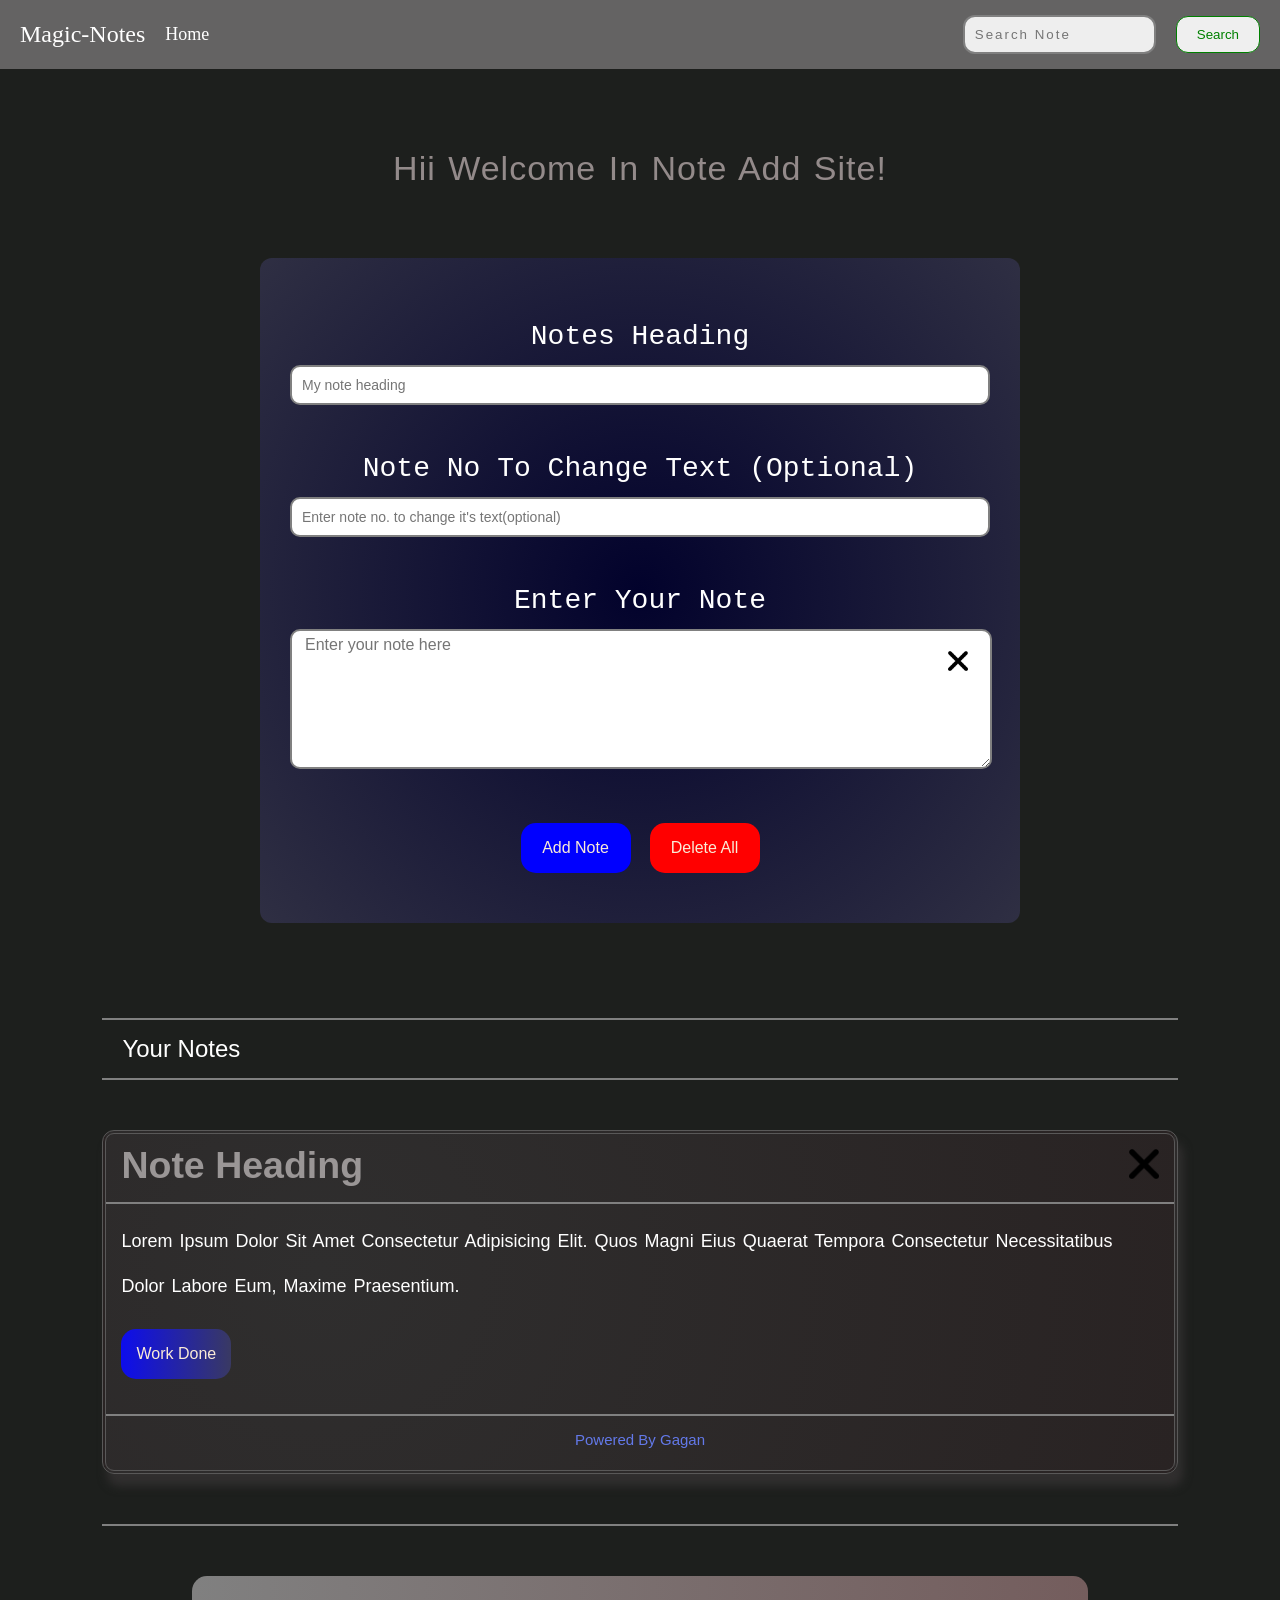
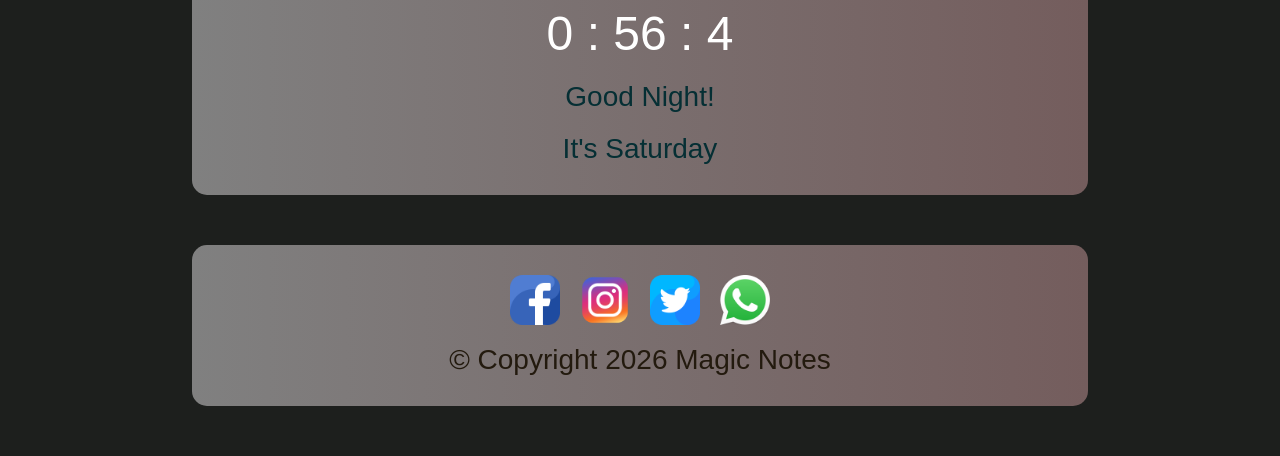
<file: Note-Add/magic-note/index.html>
<!DOCTYPE html>
<html lang="en">

<head>
    <meta charset="UTF-8">
    <meta name="viewport" content="width=device-width, initial-scale=1.0">
    <meta name="description" content="A simple notes app to create, edit, and organize your notes easily. Save ideas, tasks, and important information quickly in one place.">
    <meta name="keywords" content="notes app, add notes, online notes, note taking app">
    <meta name="author" content="Gagandeep">
    <title>Magic-Notes</title>
    <link rel="stylesheet" href="style.css">
    <link rel="stylesheet" href="media.css">
    <link rel="icon" href="icons/note.png">
</head>

<body>
    <div class="navbar">
        <nav class="navbar-body">
            <div class="division-1">
                <ul>
                    <li>Magic-Notes</li>
                    <li>Home</li>
                </ul>
            </div>
            <div class="division-2">
                <ul>
                    <li><input title="search" type="text" name="search" id="search" placeholder="Search Note"></li>
                    <li><button onclick="search_node()">Search</button></li>
                    <li id="drope-down"><img onclick="nav_expand()" src="icons/list.png" alt="dropedown" width="20px" height="20px"></li>
                </ul>
            </div>
        </nav>
    </div>

    <main class="container">
        <div class="inputs">
            <h1 id="main-heading">Hii welcome in note add site!</h1>
            <form class="form" action="" method="post">
                <label for="heading">Notes Heading</label>
                <div class="text">
                    <input title="note heading" type="text" id="heading" name="heading" placeholder="My note heading">
                    <img class="heading-wr" id="heading-wr-1" src="icons/warning.png" alt="warning" height="20px" width="20px">
                </div>
                <label for="change-note">Note no to change text (optional)</label>
                <input title="text change" type="number" id="change-note" name="change-note" placeholder="Enter note no. to change it's text(optional)">
                <label for="note">Enter your note</label>
                <div class="note-text">
                    <textarea title="note" name="note" id="note" rows="7px" placeholder="Enter your note here"></textarea>
                    <img class="heading-wr note-wr" id="note-wr-1" onclick="form_erase(`note`)" src="icons/close.png" alt="erase" width="20px" height="20px">
                    <img class="heading-wr" id="note-wr-2" src="icons/warning.png" alt="warning" height="20px" width="20px">
                </div>

                <div class="buttons">
                    <!-- focus on the type button help us to prevent the site to reload -->
                    <button onclick="addnote()" type="button" id="add-note" class="btn">Add Note</button>
                    <button type="button" id="delete-note" onclick="delete_all_note()" class="btn"> Delete All</button>
                </div>
            </form>
        </div>

        <div class="cards container-lg">
            <div class="line"></div>
            <h2 id="main-heading-2">Your Notes</h2>
            <div class="line"></div>

            <div class="main-cards-container">

            </div>

            <div class="line"></div>
        </div>
    </main>

    <aside class="date-time">
        <h2 id="time">17 : 7 : 4</h2>
        <h3 id="wish">Good afternoon!</h3>
        <h3 id="day">It's Sunday</h3>
    </aside>

    <footer>
        <div class="footer">
            <div class="icons">
                <a href="https://www.instagram.com" target="_blank"><img src="icons/facebook.png" alt="icons" width="50px" height="50px"></a>
                <a href="https://www.facebook.com" target="_blank"><img src="icons/instagram.png" alt="icons" width="50px" height="50px"></a>
                <a href="https://www.twitter.com" target="_blank"><img src="icons/twitter.png" alt="icons" width="50px" height="50px"></a>
                <a href="https://www.whatsapp.com" target="_blank"><img src="icons/whatsapp.png" alt="icons" width="50px" height="50px"></a>
            </div>
            <h1 class="copyright">© Copyright 2026 Magic Notes</h1>
        </div>
    </footer>
    
    <script src="script.js"></script>
</body>
</html>
</file>
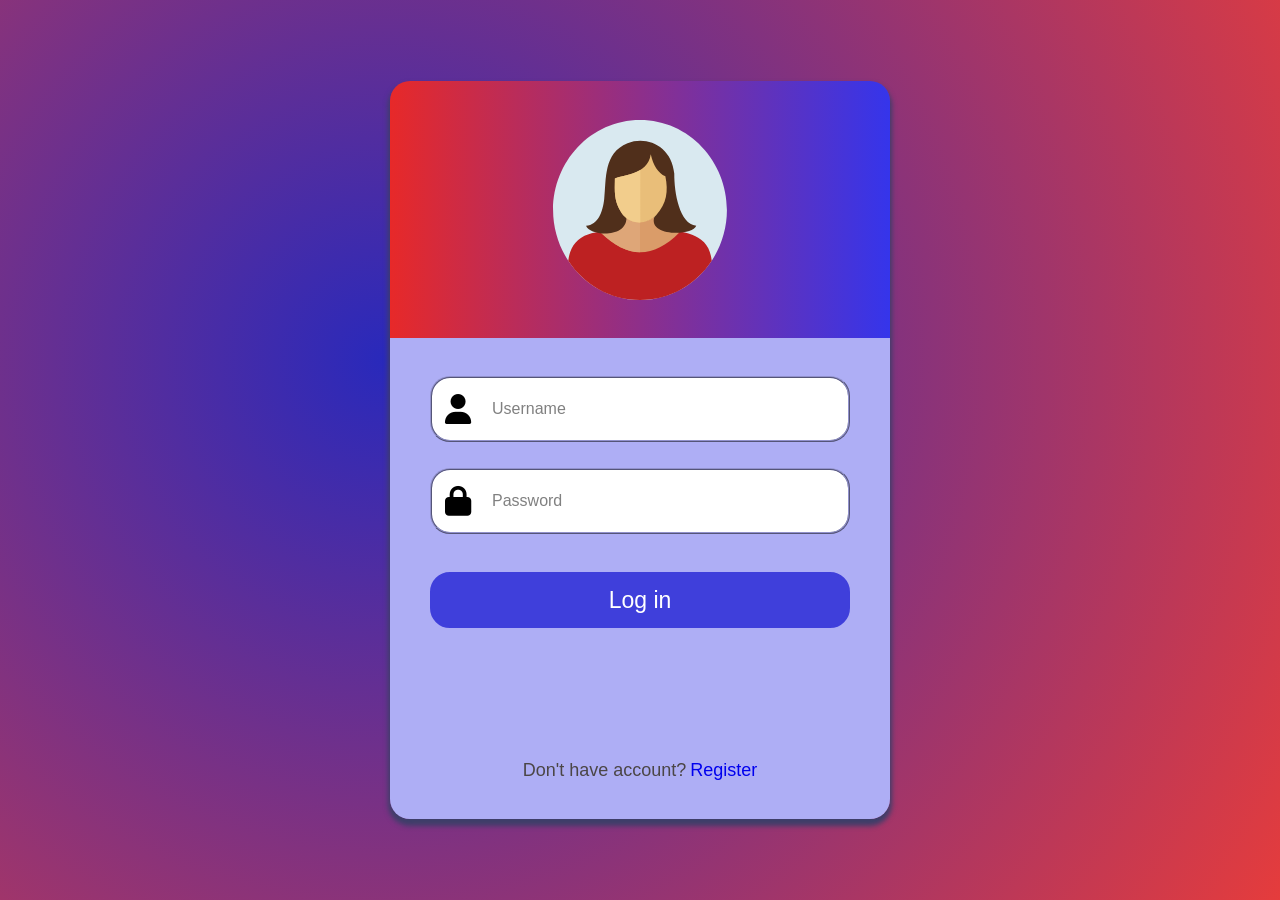
<file: Spotify-Clone/login page/log_in.html>
<!DOCTYPE html>
<html lang="en">
<head>
    <meta charset="UTF-8">
    <meta name="viewport" content="width=device-width, initial-scale=1.0">
    <title>Login Page</title>
    <link rel="stylesheet" href="https://cdnjs.cloudflare.com/ajax/libs/font-awesome/6.5.1/css/all.min.css">
    <link rel="stylesheet" href="style.css">
    <link rel="stylesheet" href="media.css">
</head>
<body>
    <div class="login-section">
        <div class="images">
            <svg xmlns="http://www.w3.org/2000/svg" shape-rendering="geometricPrecision" text-rendering="geometricPrecision" image-rendering="optimizeQuality" fill-rule="evenodd" clip-rule="evenodd" viewBox="0 0 494 511.501"><path fill="#D9E9F0" fill-rule="nonzero" d="M246.999 0C386.845 0 494 118.492 494 255.749c0 137.287-107.147 255.752-247.001 255.752C107.136 511.501 0 393.042 0 255.749 0 119.254 106.347 0 246.999 0z"/><path fill="#BD2122" fill-rule="nonzero" d="M450.855 399.843c-43.922 66.659-117.67 111.658-203.856 111.658-86.191 0-159.939-44.995-203.859-111.652 2.817-23.199 9.193-37.895 20.51-51.22 39.797-46.896 119.442-22.338 139.958-57.638h85.86c19.556 25.91 104.6 18.058 139.555 56.564 12.142 13.382 18.906 28.218 21.832 52.288z"/><path fill="#DA9C69" d="M135.123 319.959c75.384 73.251 148.808 76.477 223.756 0-45.151-10.599-75.456-16.634-70.835-54.522-22.521 19.342-57.648 21.983-81.425 2.291l-.095-.067c-1.932 41.905-37.371 44.786-71.401 52.298z"/><path fill="#DEA678" d="M135.123 319.959c37.635 36.571 74.785 55.683 111.878 56.143v-94.856c-14.304.426-28.709-3.854-40.382-13.518l-.095-.067c-1.932 41.905-37.371 44.786-71.401 52.298z"/><path fill="#502F1B" d="M93.663 300.435c34.634-2.814 47.365-38.795 51.632-76.104 6.5-57.115-2.517-130.601 66.223-158.385 54.585-22.075 125.171 7.641 132.87 86.28-.322 53.439 14.707 144.326 62.537 148.209-10.594 29.83-139.628 30.789-118.742-26.346-25.627 17.66-51.493 19.218-79.728 1.687 3.399 61.488-104.198 54.489-114.792 24.659z"/><path fill="#E9BE79" d="M292.763 270.636c30.382-33.603 34.996-67.424 26.337-110.587-20.888-9.681-34.549-30.962-41.549-62.937-8.362 60.874-83.122 58.261-101.921 69.337 0 35.72-3.698 61.224 16.996 94.048 2.64 4.191 5.215 8.234 8.326 11.59 25.12 27.084 68.068 23.693 91.811-1.451z"/><path fill="#F2CD8C" d="M247.81 142.139c-25.741 15.76-60.242 17.277-72.182 24.311 0 5.124-.125 9.972-.247 14.611-.848 31.34 1.469 54.415 17.243 79.439 2.642 4.188 5.221 8.231 8.328 11.586 12.668 13.655 29.872 19.564 46.858 18.843v-148.79z"/></svg>
        </div>
        <div class="main">
             <form action="" class="login-from">
                <div class="icon">
                    <i class="fa-solid fa-user"></i>
                    <input type="text" placeholder="Username" minlength="4" required>
                </div >
                <div class="icon">
                    <i class="fa-solid fa-lock"></i>
                    <input type="password"  placeholder="Password" minlength="9" required>
                </div>
                <div>
                    <button type="submit" style="display: block;"><a href="/index.html">Log in</a></button>
                </div>
            </form>
        </div>

        <div class="footer">
            <p style="display: inline-block;">Don't have account?</p>
            <a href="sign_up.html">Register</a>
        </div>
    </div>
    
</body>
</html>
</file>
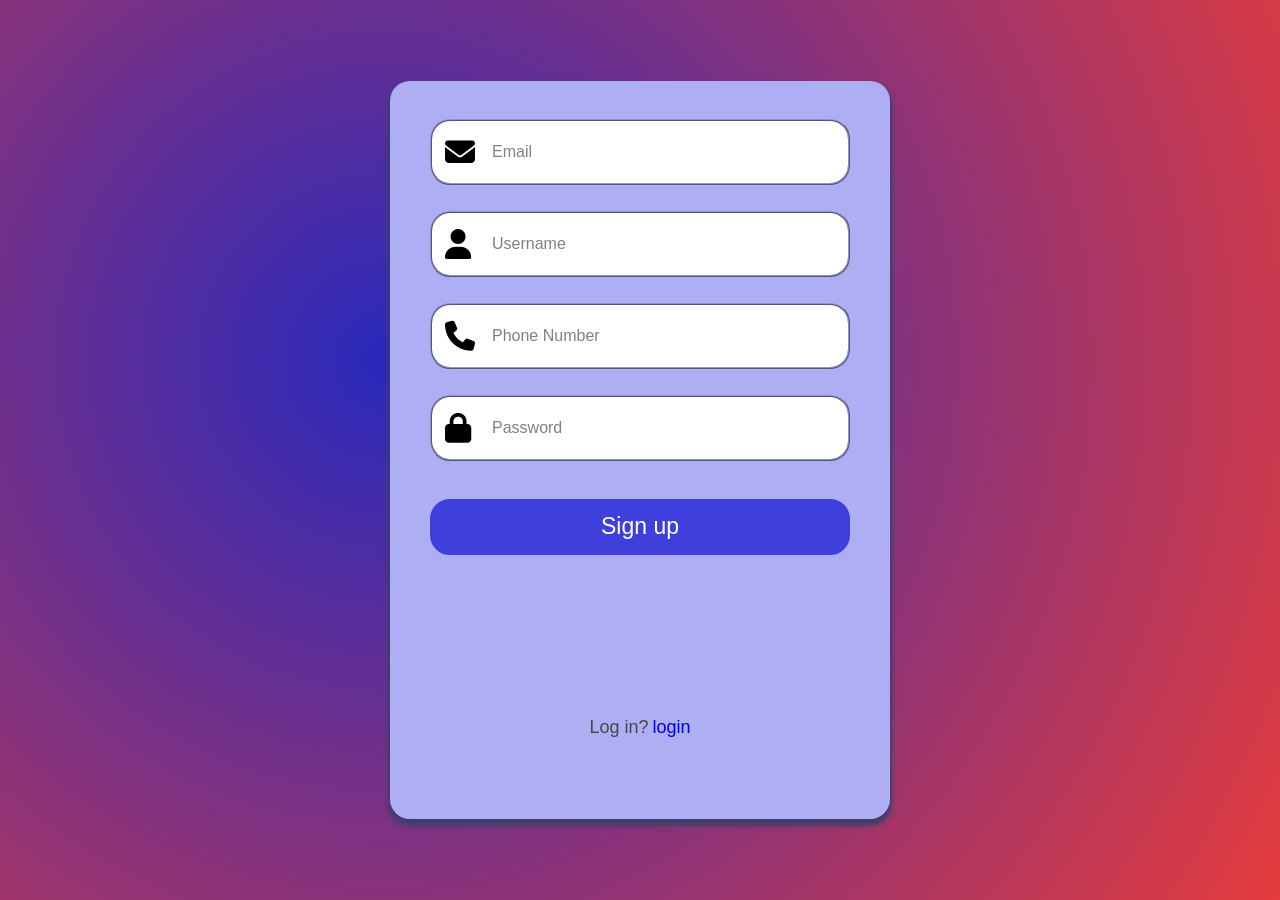
<file: Spotify-Clone/login page/sign_up.html>
<!DOCTYPE html>
<html lang="en">
<head>
    <meta charset="UTF-8">
    <meta name="viewport" content="width=device-width, initial-scale=1.0">
    <title>sign up Page</title>
    <link rel="stylesheet" href="https://cdnjs.cloudflare.com/ajax/libs/font-awesome/6.5.1/css/all.min.css">
    <link rel="stylesheet" href="style.css">
    <link rel="stylesheet" href="media.css">
</head>
<body>
    <div class="login-section">
        <div class="main">
             <form class="login-from">
                <div class="icon">
                    <i class="fa-solid fa-envelope"></i>
                    <input type="email" placeholder="Email" required>
                </div >
                <div class="icon">
                    <i class="fa-solid fa-user"></i>
                    <input type="text" placeholder="Username" minlength="4" required>
                </div >
                <div class="icon">
                    <i class="fa-solid fa-phone"></i>
                    <input type="tel" placeholder="Phone Number" minlength="10" pattern="[0-9]{10}" required>
                </div >
                <div class="icon">
                    <i class="fa-solid fa-lock"></i>
                    <input type="password"  placeholder="Password" minlength="9" required>
                </div>
                <div>
                    <button type="submit" style="display: block;"><a href="log_in.html">Sign up</a></button>
                </div>
            </form>
        </div>

        <div class="footer">
            <p style="display: inline-block;">Log in?</p>
            <a href="log_in.html">login</a>
        </div>
    </div>
    
</body>
</html>
</file>
<file: Note-Add/magic-note/style.css>
*{
    padding: 0;
    margin: 0;
}

:root{
    --theam-color: rgb(29, 31, 29);
    --nav-color:rgb(100, 99, 99);
    --nav-color-sec:rgba(251, 251, 251, 0.918);
    --them-sec-color:rgb(147, 138, 138);
}

body{
    background-color: var(--theam-color);
    color: rgb(255, 255, 255);
    text-transform: capitalize;
    overflow-x: hidden;
}

/* all css for the navbar only*/
.navbar{
    padding: 15px 20px;
    background-color: var(--nav-color);
    position: sticky;
    z-index: 1000;
    top: 0;
}

.navbar-body{
    display: flex;
    align-items: center;
    justify-content: space-between;
    overflow: hidden;
}

.division-1 ul{
    display: flex;
    align-items: center;
    justify-content:center;
    list-style: none;
    gap: 20px;
    
}

.division-1 ul li:first-child{
    font-size: 24px;
}
.division-1 ul li:nth-child(2){
    font-size: 18px;
}

.division-1 ul li:hover{
    border-radius: 12px;
    padding: 4px 10px;
    background: linear-gradient(to right,gray,rgb(149, 144, 144));
    animation: oncespin 1s ease 100ms 1;
    cursor: pointer;
}

@keyframes oncespin{
    to{
        transform: rotatey(360deg);
    }
    from{
        transform: rotatey(0deg);
    }
}

.division-2 ul{
    display: flex;
    list-style: none;
    text-align: start;
    align-items: center;
    justify-content: center;
    gap:20px
}


.division-2 ul li:first-child input{
    padding: 10px;
    box-sizing: border-box;
    text-decoration: none;
    outline: none;
    border: 2px double gray;
    font-family:Verdana, Geneva, Tahoma, sans-serif;
    background-color:var(--nav-color-sec);
    letter-spacing: 2px;
    border-radius: 12px;
}

.division-2 ul li:nth-child(2) button{
    padding: 10px 20px;
    border: 1px double green;
    border-radius: 12px;
    color: green;
}

.division-2 ul li:nth-child(2) button:hover{
    background-color: green;
    color: white;
    cursor: pointer;
}

.division-2 ul li:first-child input:focus{
    border: 2px double rgb(57, 57, 239);
}

.division-2 ul #drope-down{
    display: none;
}


/* here the css for the main body starts*/
.inputs{
    display: flex;
    align-items: center;
    justify-content: center;
    flex-direction:column;
    flex-wrap: nowrap;
    gap: 70px;
    padding: 80px 15vw;

}

#main-heading{
    font-size: clamp(14px, 34px, 40px);
    font-family: Verdana, Geneva, Tahoma, sans-serif;
    font-weight: 300;
    word-spacing: 2px;
    letter-spacing: 1px;
    white-space: normal;
    text-align: center;
    color: var(--them-sec-color);
    transition-property: all;
    transition-duration: 1s;
    transition-delay: 100ms;
    transition-timing-function: ease-in;
    
}

#main-heading:hover{
    transform: scaleX(1.2) scaleY(1.1) ;
    color: rgb(139, 92, 92);
}

.form{
    display: flex;
    flex-direction: column;
    flex-wrap: nowrap;
    background:radial-gradient(circle at center,rgb(2, 2, 44),rgb(47, 47, 67));
    width: 700px;
    min-width: 0px;
    padding: 50px 30px;
    border-radius: 12px;
    flex-flow: column wrap;
    
}

.form label{
    align-self: center;
}

.form label:hover{
    cursor: pointer;
}

.form input{
    margin-bottom: 35px;
    padding: 10px;
    font-family: Verdana, Geneva, Tahoma, sans-serif;
    font-size: 14px;
    outline: none;
    border: 2px double gray;
    border-radius: 10px;
    width: 96.5%;    
}

.form .text{
    position: relative;
}

.form .heading-wr{
    position: absolute;
    left: 94%;
    top: 15%;
    display: none;
    z-index: 10;
}

.form input:focus{
    border:  2px double blue;
}

.form textarea{
    border: 2px double gray;
    border-radius: 10px;
    padding: 5px 13px;
    font-family: Verdana, Geneva, Tahoma, sans-serif;
    font-size: 16px;
    outline: none;
    width: 96%;
}

.form textarea:focus{
    border: 2px double blue;
}

.form .note-text{
    position: relative;
}

.form .note-wr{
    display: inline;
    z-index: 10;
}

.form .note-wr:hover{
    cursor: pointer;
    animation: oncespin 1s ease 100ms 1;
}

.form label{
    font-family: 'Courier New', Courier, monospace;
    font-size: 28px;
    margin: 13px 0px;

}

.buttons{
    align-self: center;
    padding-top: 50px;
}

.btn{
    width: 110px;
    height: 50px;
    border-radius: 15px;
    color: gray;
    outline: none;
    border: none;
    font-family: Arial, Helvetica, sans-serif;
    font-size: 16px;
    font-weight: 500;
    color: antiquewhite;
    transition-property: transform ;
    transition-duration: 1s;
    transition-delay: 100ms;
    transition-timing-function: ease;
}

.btn:hover{
    animation: oncespin 1s ease 100ms 1;
}

#add-note{
    background-color: blue;
    margin-right: 15px;
}

#add-note:hover{
    background-color: rgb(94, 94, 237);
    cursor: pointer;
}

#delete-note{
    background-color: red;

}

#delete-note:hover{
    background-color: rgb(229, 127, 127);
    cursor: pointer;
}

/* here we write the code of the cards */
.container-lg{
    padding: 0px 8vw;
}

.line{
    width: 100%;
    height: 2px;
    background-color: gray;
    margin: 15px 0px;
}

#main-heading-2{
    font-family: Verdana, Geneva, Tahoma, sans-serif;
    font-weight: 400;
    padding-left: 20px;
}

.main-cards{
    padding: 20px;
}

/* css code to handel the date and the time is here */
.date-time{
    display: flex;
    flex-direction: column;
    align-items: center;
    justify-content: center;
    margin: 50px 15vw;
    background: linear-gradient(to right,gray,rgb(116, 93, 93));
    gap: 20px;
    padding: 30px 0px;
    border-radius: 15px;
}

.date-time h2{
    font-family: Verdana, Geneva, Tahoma, sans-serif;
    font-weight: 400;
    font-size: 48px;
}

.date-time h3{
    font-family: Verdana, Geneva, Tahoma, sans-serif;
    font-weight: 400;
    font-size: 28px;
    color:rgb(5 47 52);
}

/* now the css code for the footer is here */
.footer{
    display: flex;
    flex-direction: column;
    align-items: center;
    justify-content:center;
    margin: 50px 15vw;
    padding: 30px 0px;
    gap: 15px;
    border-radius: 15px;
    background: linear-gradient(to right,gray,rgb(116, 93, 93));
}

.icons{
    display: flex;
    flex-direction: row;
    justify-content:center;
    align-items: center;
    gap: 20px;
}

.icons a{
    transition: all;
    transition-duration: 500ms;
    transition-delay: 100ms;
    transition-timing-function: ease-in-out;
}

.icons a:hover{
    transform: scale(1.2,1.2);
}

.footer .copyright{
    font-family: Verdana, Geneva, Tahoma, sans-serif;
    font-weight: 400;
    font-size: 28px;
    color: rgb(35, 26, 14);
}

.footer .copyright:hover{
    cursor: pointer;
}

/* here i write the css for the card */

.main-cards-container{
    margin: 50px 0px;
    display: grid;
    grid-template-columns:repeat(auto-fit,minmax(380px,1fr)) ;
    grid-template-rows:repeat(auto-fit,minmax(200px,1fr)) ;
    gap: 50px;
    justify-content: center;
    align-content: center;
}

.card .line{
    margin-left: -15px;
    width: calc(100% + 30px);
}

.card{
    scroll-margin-top: 150px;
    border: 4px double rgb(89, 88, 88);
    border-radius: 12px;
    padding: 10px 15px;
    box-sizing: border-box;
    box-shadow: 5px 12px 10px rgb(49, 47, 47);
    font-family: Verdana, Geneva, Tahoma, sans-serif;
    background: radial-gradient(circle at  20%40%,rgb(47, 46, 46),rgb(41, 35, 35));
    transition-property: all;
    transition-duration: 1s;
    transition-delay: 200ms;
    transition-timing-function: ease;
    display: flex;
    flex-direction: column;
}

.card:hover{
    transform:scaleX(1.1) scaleY(1.1) scaleZ(1.5);
}

.card header{
    word-wrap: break-word;
    font-size: 25px;
    color: rgb(154, 150, 150);
    display: flex;
    justify-content:space-between;
    justify-self: flex-start;
    flex: 1;
}

.card header h2{
    word-wrap: break-word;
    overflow: hidden;
}

.card header button{
    border: none;
    background-color: rgba(0, 0, 0, 0);
}

.card header button:hover{
    cursor: pointer;
    animation: oncespin 1s ease 100ms 1;
}

.card main button{
    margin: 20px 0px;
    background: linear-gradient(to right,rgb(13, 13, 237),rgb(57, 57, 99));
}

.card main{
    font-size: 18px;
    flex: 8;
}

.card main p{
    word-wrap: break-word;
    line-height: 5vh;
    word-spacing: 2px;
}

.card footer{
    font-size: 15px;
    text-align: center;
    margin-bottom: 12px;
    color: rgb(99, 121, 233);
    justify-self: flex-end;
    flex: 1;

}

.card footer p{
    transition-property: all;
    transition-duration: 1s;
    transition-delay: 100ms;
    transition-timing-function: ease;
}

.card footer p:hover{
    cursor: pointer;
    transform: scale(1.2 ,1.2);
}

/* making the animation for the scroll view */
@keyframes scroll_animation{
    0%{
        transform:scaleX(1) scaleY(1) scaleZ(1);
    }
    50%{
        transform:scaleX(1.1) scaleY(1.1) scaleZ(1.1);
    }
    100%{
        transform:scaleX(1) scaleY(1) scaleZ(1);
    }
}
</file>
<file: Note-Add/magic-note/media.css>
@media only screen and (max-width:860px){
    /* navbar media query is here */

    .navbar-body .division-2 ul li{
        display: none;
    }
    .navbar-body .division-2 #drope-down{
        display: block;
    }

    .navbar-body .division-2 #drope-down img{
        width: 7vw;
        height: 7vw;
        padding-right: 10px;
        color: white;
    }

    .navbar-body .division-2 #drope-down img:hover{
        cursor: pointer;
    }

    .navbar-body .division-1 ul li{
        display: none;
    }

    .navbar-body .division-1 ul li:first-child{
        display:block;
        font-size: 6vw;
    }


    /* media query for the form  */
    .inputs{
        padding: 40px 0px;
        gap: 40px;
        flex-flow:row wrap;
    }
    #main-heading{
        font-size: 4.5vw;
    }
    .form{
        width: 92vw;
        margin: 0px 14px;
        padding: 20px 20px;
    } 
    .form label{
        font-size:4vw;
        word-spacing: -1px;
    }
    .form input{
        margin-bottom: 25px;
    }

    /* media query for the cards is here */
    .main-cards-container{
        grid-template-columns:repeat(auto-fit,minmax(340px,1fr)) ;

    }
    .card{
        margin: 0px 20px;
    }
    .card header h2{
        font-size: 7vw;
    }

    .card main p{
        font-size: 4vw;
        word-spacing: 1.5px;
        line-height: 5vh;
    }

    #close-1 img{
        width: 4vw;
        height: 4vw;
    }
    /* media query for the date time is here */
    .date-time{
        margin: 50px 5vw;
        gap: 15px;
    }

    .date-time h2{
        font-weight: 200;
        font-size: 10vw;
    }

    .date-time h3{
        font-weight: 200;
        font-size: 4.5vw;
    }

    /* media query for the copyright section is here */
    .footer{
        margin: 50px 5vw;
    }

    .footer .copyright{
        font-size: 5vw;
        font-weight: 200;
    }
}

@media only screen and (max-width:600px){
    /* targeting the form classes */
    .form .text{ 
        width: 96.5%;
    }
    .form .note-text{
        width: 96.5%;
    }
}
</file>
<file: Spotify-Clone/login page/style.css>
:root{
    --theam-color:rgb(174, 174, 245);
}

a{
    text-decoration: none;
    outline: none;
}

*{
    padding: 0;
    margin: 0;
}

body{
    display: flex;
    justify-content: center;
    align-items: center;
    min-height: 100vh;
    background:radial-gradient(circle at 30% 40%,rgb(41, 41, 187),rgb(229, 60, 60));
}

.login-section{
    display: flex;
    flex-direction: column;
    flex-wrap: nowrap;
    width: 500px;
    height: 82vh;
    border-radius: 20px;
    overflow: hidden;
    box-shadow: 0px 5px 5px 2px rgb(62, 62, 105);
}

.images{
    display: flex;
    justify-content: center;
    align-items: center;
    flex: 1.3;
    background: linear-gradient(to left,rgb(53, 53, 235),rgb(231, 41, 41));
}

.images svg{
    position: absolute;
    height: 20%;
    width: 80%;
}

.main{
    flex: 1.5;
    background-color: var(--theam-color);
    padding:50px 40px;
}

.login-from{
    height: 100%;
    display: flex;
    flex-direction: column;
    gap: 50px;
    flex-wrap: nowrap;
}

.login-from i{
    position: absolute;
}

.login-from input{
    height: 100%;
    width: 100%;
    padding: 10px 60px;
    border-radius: 20px;
    font-family: 'Segoe UI', Tahoma, Geneva, Verdana, sans-serif;
    font-size: 16px;
    font-weight: 400;
    color: rgb(72, 72, 72);
    border: 2px solid rgb(145, 145, 204);
    border-style:ridge;
    outline: none;

}

.login-from input::placeholder{
    font-family:Arial, Helvetica, sans-serif;
    font-weight: 500;
    color: gray;
}

.icon{
    font-size: 30px;
    display: flex;
    align-items: center;
}

.icon i{
    padding-left: 15px;
}

.login-from button{
    width: 100%;
    height: 180%;
    background-color: rgb(63, 63, 219);
    border-radius: 20px;
    border: 2px solid rgb(63, 63, 219);
    transition: transform 1s ease-in;
}

.login-from button a{
    font-size: 23px;
    font-family: 'Segoe UI', Tahoma, Geneva, Verdana, sans-serif;
    color: white;
}

.login-from button:hover{
    transform: scaleX(105%);
    background-color: rgba(0, 0, 255, 0.523);
    border-color: rgba(0, 0, 255, 0.523);
    cursor: pointer;
}

.footer{
    flex: 0.3;
    background-color: var(--theam-color);
    text-align: center;
    padding-top: 24px;
}

.footer p{
    font-family: 'Segoe UI', Tahoma, Geneva, Verdana, sans-serif;
    font-size: 18px;
    font-weight: 400;
    color:rgb(75, 70, 70);
}

.footer a{
    font-family: 'Segoe UI', Tahoma, Geneva, Verdana, sans-serif;
    font-size: 18px;
    text-decoration: none;
    font-weight: 400;
}
</file>
<file: Spotify-Clone/login page/media.css>
@media(max-width:550px){
    .login-section{
        height: 100vh;
        border-radius: 0;
    }
}
</file>
